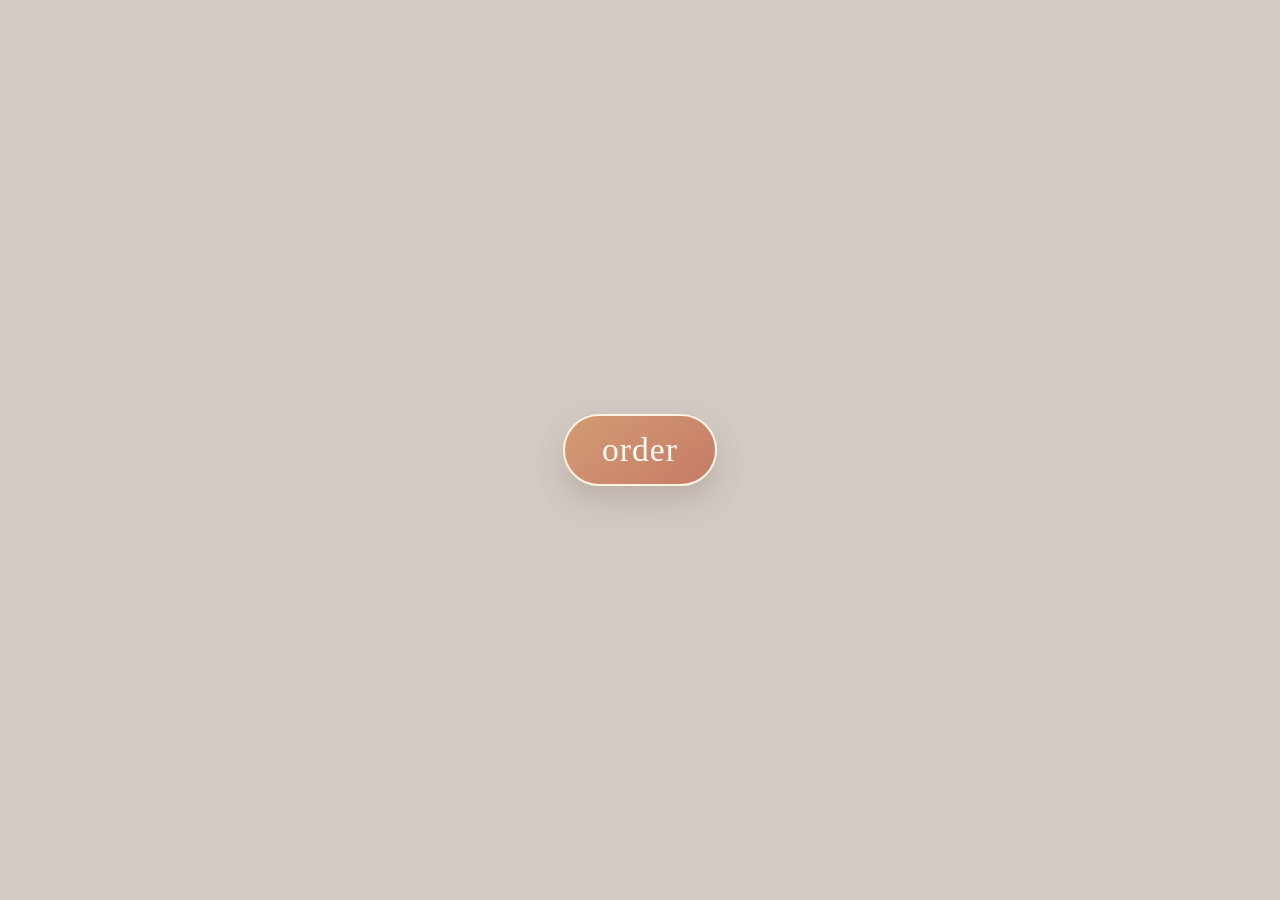
<file: index.html>
<!DOCTYPE html>
<html lang="zh-CN">
  <head>
    <meta charset="UTF-8" />
    <meta name="viewport" content="width=device-width, initial-scale=1.0" />
    <title>Afternoon Tea Home</title>
    <link rel="stylesheet" href="styles.css" />
  </head>
  <body class="page home-page gif-home">
    <main class="home-minimal fade-in">
      <a class="order-btn" href="menu.html">order</a>
    </main>

    <script src="script.js"></script>
  </body>
</html>
</file>
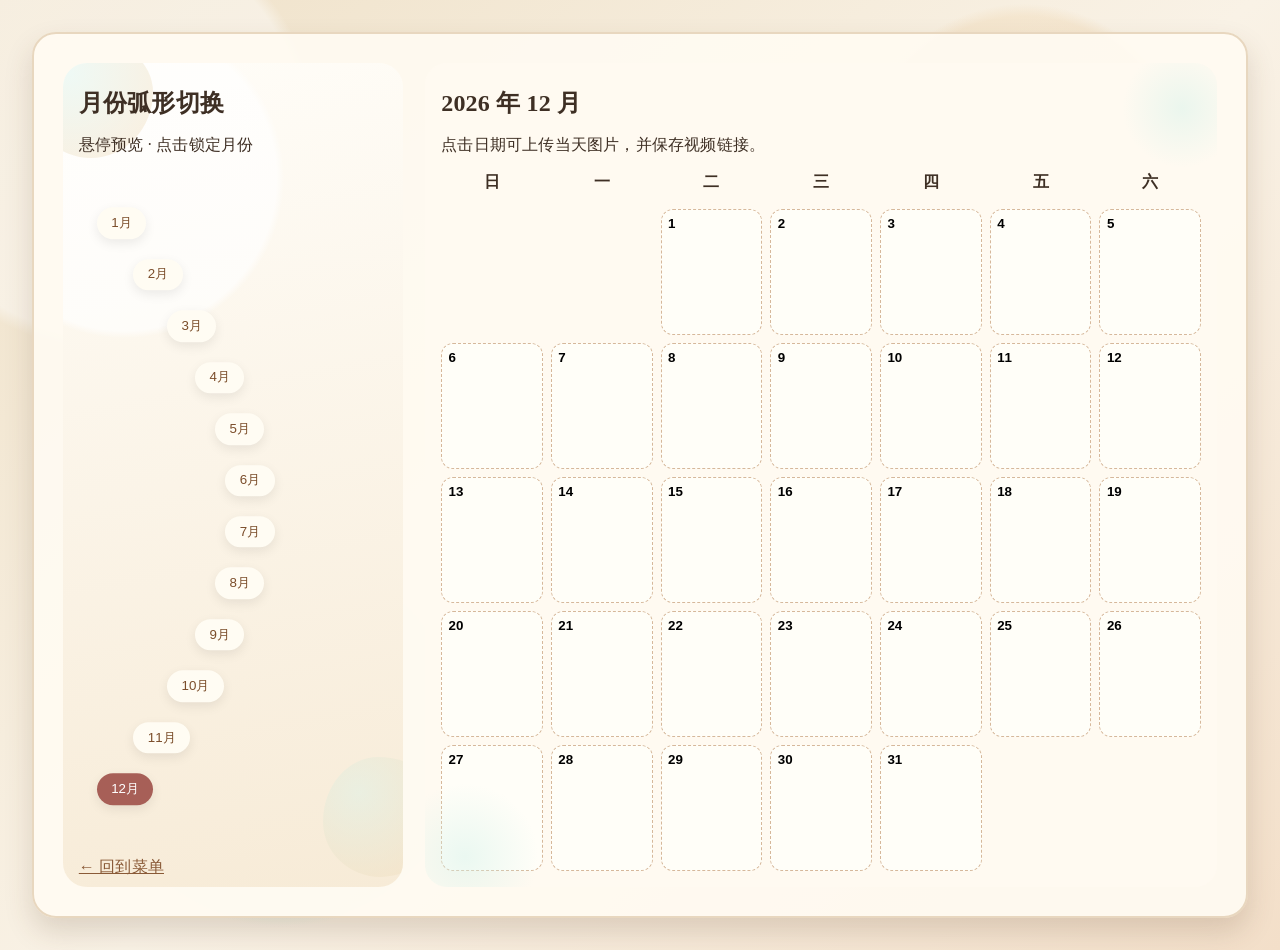
<file: calendar.html>
<!DOCTYPE html>
<html lang="zh-CN">
  <head>
    <meta charset="UTF-8" />
    <meta name="viewport" content="width=device-width, initial-scale=1.0" />
    <title>月历咖啡馆</title>
    <link rel="stylesheet" href="styles.css" />
  </head>
  <body class="page calendar-page">
    <main class="calendar-layout fade-in">
      <aside class="month-arc-panel">
        <div class="month-illustration leaf-a" aria-hidden="true"></div>
        <div class="month-illustration leaf-b" aria-hidden="true"></div>
        <h1>月份弧形切换</h1>
        <p>悬停预览 · 点击锁定月份</p>
        <div id="monthArc" class="month-arc" aria-label="月份弧形选择"></div>
        <a class="back-link" href="menu.html">← 回到菜单</a>
      </aside>

      <section class="calendar-panel">
        <header>
          <h2 id="calendarTitle">2026 年 1 月</h2>
          <p>点击日期可上传当天图片，并保存视频链接。</p>
        </header>

        <div class="weekday-row">
          <span>日</span><span>一</span><span>二</span><span>三</span><span>四</span><span>五</span><span>六</span>
        </div>
        <div id="calendarGrid" class="calendar-grid"></div>
      </section>
    </main>

    <dialog id="dayEditor" class="day-editor">
      <form method="dialog" id="entryForm">
        <h3 id="editorDate">编辑日期</h3>
        <label>
          上传图片
          <input type="file" id="imageFileInput" accept="image/*" />
        </label>
        <img id="imagePreview" class="upload-preview" alt="图片预览" hidden />
        <label>
          视频链接 URL
          <input type="url" id="videoInput" placeholder="https://..." />
        </label>
        <menu>
          <button value="cancel" type="reset">取消</button>
          <button value="default" id="saveEntry" type="submit">保存</button>
        </menu>
      </form>
    </dialog>

    <script src="script.js"></script>
  </body>
</html>
</file>
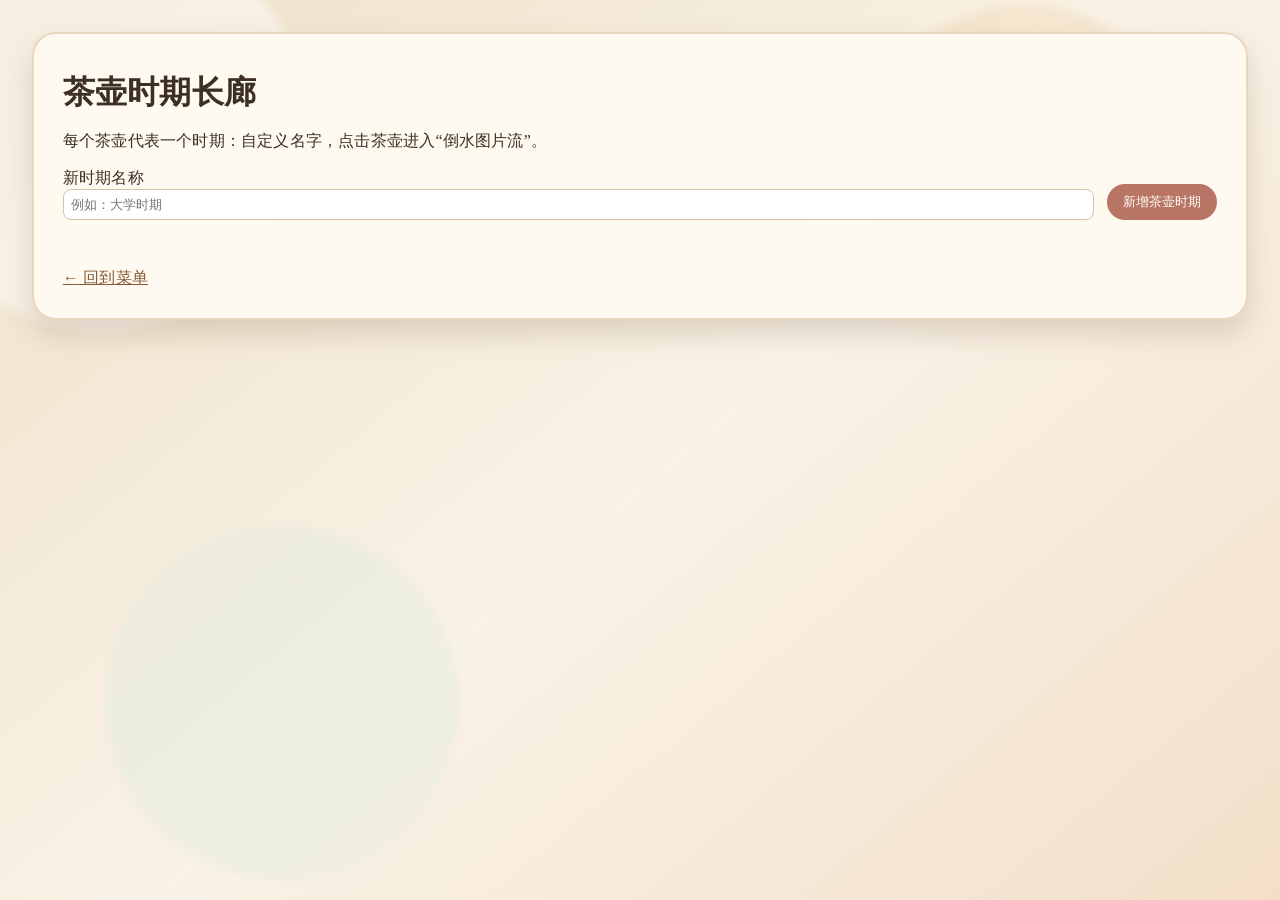
<file: gallery.html>
<!DOCTYPE html>
<html lang="zh-CN">
  <head>
    <meta charset="UTF-8" />
    <meta name="viewport" content="width=device-width, initial-scale=1.0" />
    <title>时光长廊</title>
    <link rel="stylesheet" href="styles.css" />
  </head>
  <body class="page gallery-page">
    <main class="gallery-shell fade-in slide-up">
      <header>
        <h1>茶壶时期长廊</h1>
        <p>每个茶壶代表一个时期：自定义名字，点击茶壶进入“倒水图片流”。</p>
      </header>

      <section class="period-manager">
        <label>
          新时期名称
          <input type="text" id="periodNameInput" placeholder="例如：大学时期" maxlength="24" />
        </label>
        <button id="addPeriodBtn" class="primary-btn">新增茶壶时期</button>
      </section>

      <section id="periodList" class="period-list"></section>

      <section id="periodDetail" class="period-detail" hidden>
        <header class="period-detail-head">
          <h2 id="activePeriodTitle">当前时期</h2>
          <div class="period-actions">
            <button id="renamePeriodBtn" class="ghost-btn">重命名</button>
            <button id="deletePeriodBtn" class="ghost-btn danger">删除时期</button>
          </div>
        </header>

        <section class="water-upload-controls">
          <label>
            上传图片
            <input type="file" id="periodImageInput" accept="image/*" />
          </label>
        </section>

        <section class="waterfall-scene" aria-label="茶壶倒水图片流">
          <div class="teapot-anchor" aria-hidden="true">
            <span class="pot-body"></span>
            <span class="pot-lid"></span>
            <span class="pot-handle"></span>
            <span class="pot-spout"></span>
          </div>
          <div id="waterStream" class="water-stream"></div>
        </section>
      </section>

      <a class="back-link" href="menu.html">← 回到菜单</a>
    </main>

    <script src="script.js"></script>
  </body>
</html>
</file>
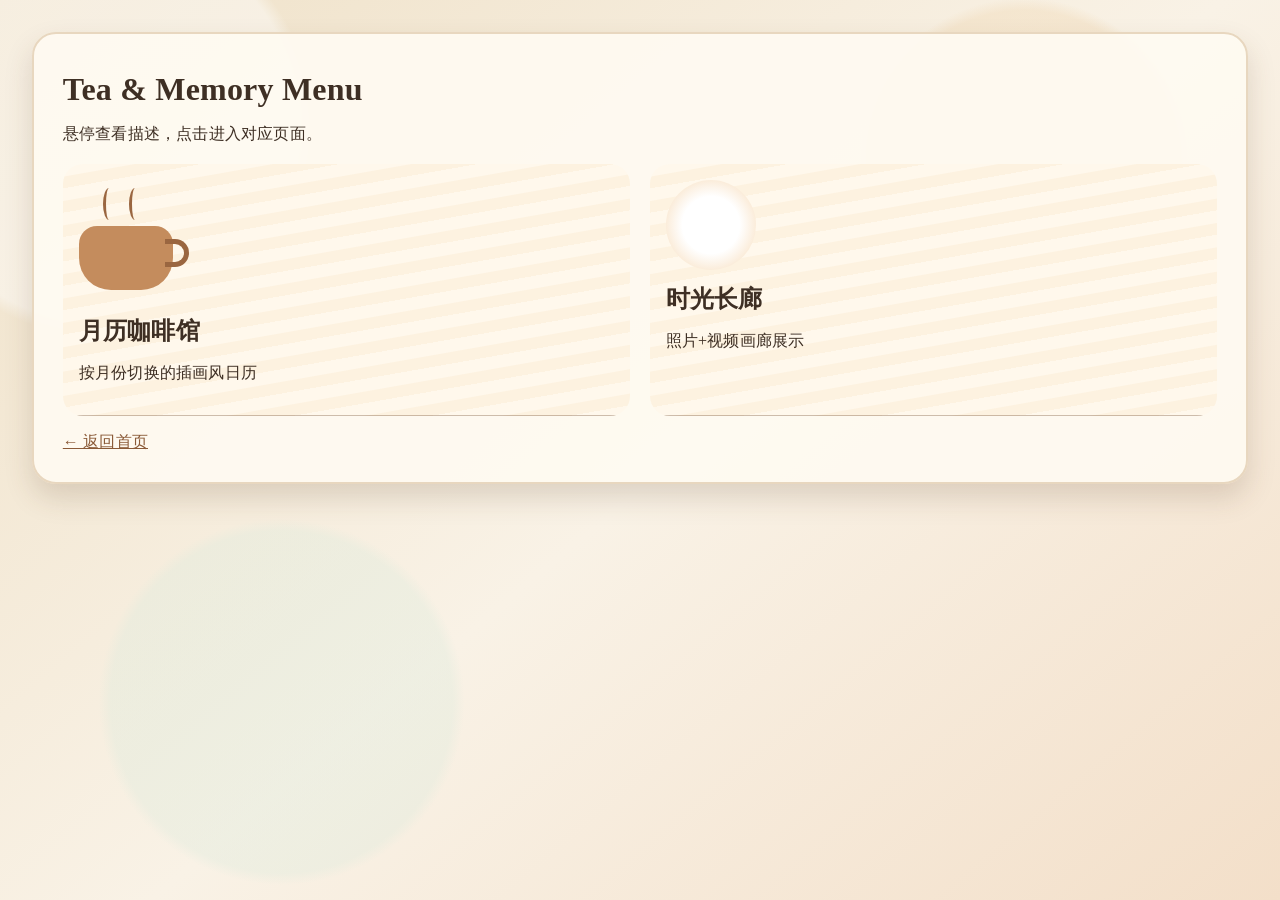
<file: menu.html>
<!DOCTYPE html>
<html lang="zh-CN">
  <head>
    <meta charset="UTF-8" />
    <meta name="viewport" content="width=device-width, initial-scale=1.0" />
    <title>Tea Menu</title>
    <link rel="stylesheet" href="styles.css" />
  </head>
  <body class="page menu-page">
    <main class="menu-shell fade-in slide-up">
      <header>
        <h1>Tea & Memory Menu</h1>
        <p>悬停查看描述，点击进入对应页面。</p>
      </header>

      <section class="menu-grid">
        <a href="calendar.html" class="menu-card coffee-card" data-desc="咖啡主题日历：记录每天图片与视频链接">
          <span class="coffee-shape" aria-hidden="true">
            <span class="coffee-cup"></span>
            <span class="coffee-handle"></span>
            <span class="coffee-steam steam-a"></span>
            <span class="coffee-steam steam-b"></span>
          </span>
          <h2>月历咖啡馆</h2>
          <p class="desc">按月份切换的插画风日历</p>
        </a>

        <a href="gallery.html" class="menu-card" data-desc="照片长廊：上传、管理照片与视频记忆">
          <div class="plate-icon" aria-hidden="true"></div>
          <h2>时光长廊</h2>
          <p class="desc">照片+视频画廊展示</p>
        </a>
      </section>

      <a class="back-link" href="index.html">← 返回首页</a>
    </main>
    <script src="script.js"></script>
  </body>
</html>
</file>
<file: styles.css>
:root {
  --cream: #f7eedf;
  --tea: #d9b88b;
  --mint: #cddfcb;
  --brown: #6b4c35;
  --accent: #c87b66;
  --berry: #a75f57;
  --text: #3e2f24;
  --card: #fffbf2e8;
  --shadow: 0 14px 28px rgba(87, 58, 36, 0.17);
}

* {
  box-sizing: border-box;
}

body {
  margin: 0;
  font-family: "Georgia", "Times New Roman", "PingFang SC", "Microsoft YaHei", serif;
  color: var(--text);
  background:
    radial-gradient(circle at 8% 14%, #ffffff6f 0 14%, transparent 15%),
    radial-gradient(circle at 80% 18%, #f0d8b466 0 12%, transparent 13%),
    radial-gradient(circle at 22% 78%, #dfebdd66 0 14%, transparent 15%),
    linear-gradient(140deg, #efe1c8, #f9f2e6 52%, #f3dfc9);
  min-height: 100vh;
  letter-spacing: 0.2px;
}

.page {
  padding: 2rem;
}

.fade-in { animation: fadeIn 0.7s ease-out both; }
.slide-up { animation: slideUp 0.8s ease-out both; }

/* Home */
.gif-home {
  --home-gif: url("https://media.giphy.com/media/l0HlNQ03J5JxX6lva/giphy.gif");
  background:
    linear-gradient(rgba(92, 64, 45, 0.28), rgba(92, 64, 45, 0.28)),
    var(--home-gif) center/cover no-repeat fixed;
}

.home-minimal {
  min-height: calc(100vh - 4rem);
  display: grid;
  place-items: center;
}

.order-btn {
  display: inline-flex;
  padding: 0.95rem 2.3rem;
  background: linear-gradient(140deg, #d39b72, #c67b68);
  color: #fffdf8;
  border-radius: 999px;
  font-size: 2.1rem;
  text-decoration: none;
  font-family: "Brush Script MT", "Snell Roundhand", cursive;
  letter-spacing: 1px;
  box-shadow: var(--shadow);
  border: 2px solid #fff4e3;
  transition: transform 0.25s ease, filter 0.25s ease;
}

.order-btn:hover {
  transform: translateY(-5px) scale(1.04);
  filter: sepia(18%);
}

/* Shared panel */
.menu-shell,
.gallery-shell,
.calendar-layout {
  background: var(--card);
  border-radius: 24px;
  box-shadow: var(--shadow);
  border: 2px solid #e8d7bf;
  max-width: 1240px;
  margin: 0 auto;
  padding: 1.8rem;
}

h1, h2 { margin: 0.5rem 0; }
h1, h2, h3 { font-family: "Palatino Linotype", "Book Antiqua", serif; }

/* Menu */
.menu-grid {
  display: grid;
  grid-template-columns: repeat(auto-fit, minmax(280px, 1fr));
  gap: 1.2rem;
  margin-top: 1.2rem;
}

.menu-card {
  text-decoration: none;
  color: inherit;
  background:
    repeating-linear-gradient(
      170deg,
      #fff8ec,
      #fff8ec 12px,
      #fdf2e0 13px,
      #fdf2e0 24px
    );
  border-radius: 20px;
  padding: 1rem;
  min-height: 210px;
  position: relative;
  overflow: hidden;
  transition: transform 0.2s ease, box-shadow 0.2s ease;
}

.menu-card::after {
  content: attr(data-desc);
  position: absolute;
  inset: auto 0 0 0;
  background: #6f4b31d9;
  color: #fff;
  padding: 0.8rem;
  transform: translateY(100%);
  transition: transform 0.25s ease;
}

.menu-card:hover::after { transform: translateY(0); }
.menu-card:hover { transform: translateY(-4px); box-shadow: var(--shadow); }

.coffee-shape {
  display: inline-block;
  width: 110px;
  height: 110px;
  position: relative;
  margin-bottom: 0.8rem;
}

.coffee-cup {
  position: absolute;
  bottom: 0;
  width: 94px;
  height: 64px;
  border-radius: 18px 18px 32px 32px;
  background: #c48c5d;
}

.coffee-handle {
  position: absolute;
  bottom: 23px;
  right: 0;
  width: 24px;
  height: 28px;
  border: 5px solid #9a6640;
  border-left: 0;
  border-radius: 0 18px 18px 0;
}

.coffee-steam {
  position: absolute;
  top: 8px;
  width: 12px;
  height: 32px;
  border-left: 3px solid #9a6640;
  border-radius: 50%;
}

.steam-a { left: 24px; }
.steam-b { left: 50px; }

.plate-icon {
  width: 90px;
  height: 90px;
  border-radius: 50%;
  background: radial-gradient(circle at center, #fff 45%, #f6d7b0);
  margin-bottom: 0.8rem;
}

/* Calendar arc layout */
.calendar-layout {
  display: grid;
  grid-template-columns: 340px 1fr;
  gap: 1.4rem;
  min-height: 80vh;
}

.month-arc-panel {
  position: relative;
  overflow: hidden;
  border-radius: 24px;
  background:
    radial-gradient(circle at 18% 14%, #ffffffab 0 20%, transparent 21%),
    linear-gradient(170deg, #fffdf8, #f7ebd7);
  padding: 1rem 1rem 1.2rem;
}

.month-illustration {
  position: absolute;
  width: 120px;
  height: 120px;
  background: radial-gradient(circle at 30% 30%, #d6f2ea, #f6d7b0);
  opacity: 0.4;
  border-radius: 46% 54% 52% 48% / 54% 45% 55% 46%;
}

.leaf-a { left: -30px; top: -25px; }
.leaf-b { right: -40px; bottom: 10px; }

.month-arc-panel h1,
.month-arc-panel p,
.month-arc,
.month-arc-panel .back-link { position: relative; z-index: 2; }

.month-arc {
  margin-top: 1rem;
  min-height: calc(100% - 120px);
  width: 100%;
  position: relative;
}

.month-arc-btn {
  position: absolute;
  left: 18px;
  transform: translateY(-50%);
  border: 0;
  background: #fffcf3;
  color: #7b4d2a;
  border-radius: 999px;
  padding: 0.42rem 0.9rem;
  box-shadow: 0 4px 12px rgba(0, 0, 0, 0.08);
  cursor: pointer;
  transition: transform 0.2s ease, background 0.2s ease, color 0.2s ease;
}

.month-arc-btn:hover,
.month-arc-btn.preview {
  transform: translateY(-50%) translateX(6px);
  background: #ddb27f;
}

.month-arc-btn.active {
  background: var(--berry);
  color: #fff;
}

.calendar-panel {
  background: #fffaf1;
  border-radius: 22px;
  padding: 1rem;
  position: relative;
  overflow: hidden;
}

.calendar-panel::before,
.calendar-panel::after {
  content: "";
  position: absolute;
  border-radius: 50%;
  background: radial-gradient(circle, #d6f2ea80, transparent 65%);
  pointer-events: none;
}

.calendar-panel::before {
  width: 130px;
  height: 130px;
  right: -30px;
  top: -20px;
}

.calendar-panel::after {
  width: 160px;
  height: 160px;
  left: -40px;
  bottom: -50px;
}

.weekday-row,
.calendar-grid {
  display: grid;
  grid-template-columns: repeat(7, minmax(0, 1fr));
  gap: 0.5rem;
}

.weekday-row {
  margin: 1rem 0;
  text-align: center;
  font-weight: 700;
}

.day-cell {
  border: 1px dashed #d6b89b;
  border-radius: 12px;
  min-height: 126px;
  background: #fffef8;
  padding: 0.4rem;
  cursor: pointer;
  display: flex;
  flex-direction: column;
  gap: 0.4rem;
}

.day-cell img {
  width: 100%;
  height: 56px;
  object-fit: cover;
  border-radius: 8px;
}

.day-cell a { color: #c45b44; font-size: 0.8rem; }

.day-editor {
  border: 0;
  border-radius: 14px;
  padding: 1rem;
  width: min(420px, 92vw);
}

.day-editor form { display: grid; gap: 0.8rem; }
.day-editor input,
.gallery-shell input { width: 100%; padding: 0.45rem; border-radius: 8px; border: 1px solid #d8c2aa; }

.upload-preview {
  width: 100%;
  max-height: 160px;
  object-fit: cover;
  border-radius: 10px;
}

/* Gallery periods */
.period-manager {
  margin: 1rem 0;
  display: grid;
  grid-template-columns: 1fr auto;
  gap: 0.8rem;
  align-items: end;
}

.primary-btn,
.ghost-btn {
  border: 0;
  border-radius: 999px;
  padding: 0.58rem 1rem;
  cursor: pointer;
}

.primary-btn { background: #b87465; color: #fffef7; }
.ghost-btn { background: #ede2d2; color: #6f4a2f; }
.ghost-btn.danger { background: #efc6be; color: #7e2b2b; }

.period-list {
  display: flex;
  flex-wrap: wrap;
  gap: 0.8rem;
  margin-bottom: 1rem;
}

.period-item {
  border: 0;
  background: #fff;
  border-radius: 14px;
  padding: 0.6rem 0.8rem;
  box-shadow: 0 5px 14px rgba(0, 0, 0, 0.09);
  display: flex;
  gap: 0.5rem;
  align-items: center;
  cursor: pointer;
}

.period-item.active {
  outline: 2px solid var(--berry);
  transform: translateY(-2px);
}

.period-item .tiny-pot {
  width: 26px;
  height: 20px;
  border-radius: 50% 50% 45% 45%;
  background: #d29663;
  position: relative;
}

.period-item .tiny-pot::after {
  content: "";
  position: absolute;
  right: -8px;
  top: 5px;
  width: 8px;
  height: 8px;
  border: 2px solid #b07543;
  border-left: 0;
  border-radius: 0 8px 8px 0;
}

.period-detail {
  background: #fffcf8;
  border-radius: 18px;
  padding: 1rem;
}

.period-detail-head {
  display: flex;
  justify-content: space-between;
  flex-wrap: wrap;
  gap: 0.8rem;
  align-items: center;
}

.period-actions { display: flex; gap: 0.5rem; }

.water-upload-controls {
  margin: 0.8rem 0;
}

.waterfall-scene {
  display: grid;
  grid-template-columns: 120px 1fr;
  gap: 1rem;
  align-items: start;
}

.teapot-anchor {
  position: sticky;
  top: 1rem;
  width: 105px;
  height: 90px;
}

.pot-body {
  position: absolute;
  bottom: 10px;
  left: 14px;
  width: 70px;
  height: 46px;
  border-radius: 50% 50% 44% 44%;
  background: #d29663;
}

.pot-lid {
  position: absolute;
  top: 14px;
  left: 34px;
  width: 30px;
  height: 10px;
  border-radius: 10px;
  background: #b97f4d;
}

.pot-handle {
  position: absolute;
  right: 8px;
  bottom: 24px;
  width: 16px;
  height: 24px;
  border: 4px solid #b97f4d;
  border-left: 0;
  border-radius: 0 14px 14px 0;
}

.pot-spout {
  position: absolute;
  left: 0;
  bottom: 30px;
  width: 20px;
  height: 15px;
  background: #b97f4d;
  clip-path: polygon(0 0, 100% 50%, 0 100%);
}

.water-stream {
  border-left: 10px solid #b9d9e6;
  padding-left: 0.8rem;
  display: grid;
  gap: 0.8rem;
  background: linear-gradient(180deg, #d4ecf399, transparent 28%);
  border-radius: 10px;
}

.stream-item {
  background: #fff;
  border-radius: 12px;
  padding: 0.5rem;
  box-shadow: 0 4px 14px rgba(0, 0, 0, 0.08);
}

.stream-item img {
  width: 100%;
  max-height: 220px;
  object-fit: cover;
  border-radius: 8px;
}

.stream-item footer {
  margin-top: 0.4rem;
  display: flex;
  gap: 0.5rem;
}

.back-link {
  display: inline-block;
  margin-top: 1rem;
  color: #8a5a37;
}

@keyframes fadeIn {
  from { opacity: 0; }
  to { opacity: 1; }
}

@keyframes slideUp {
  from { opacity: 0; transform: translateY(20px); }
  to { opacity: 1; transform: translateY(0); }
}

@media (max-width: 960px) {
  .calendar-layout {
    grid-template-columns: 1fr;
  }

  .month-arc {
    min-height: 300px;
  }

  .waterfall-scene {
    grid-template-columns: 1fr;
  }

  .teapot-anchor {
    position: relative;
  }
}
</file>
